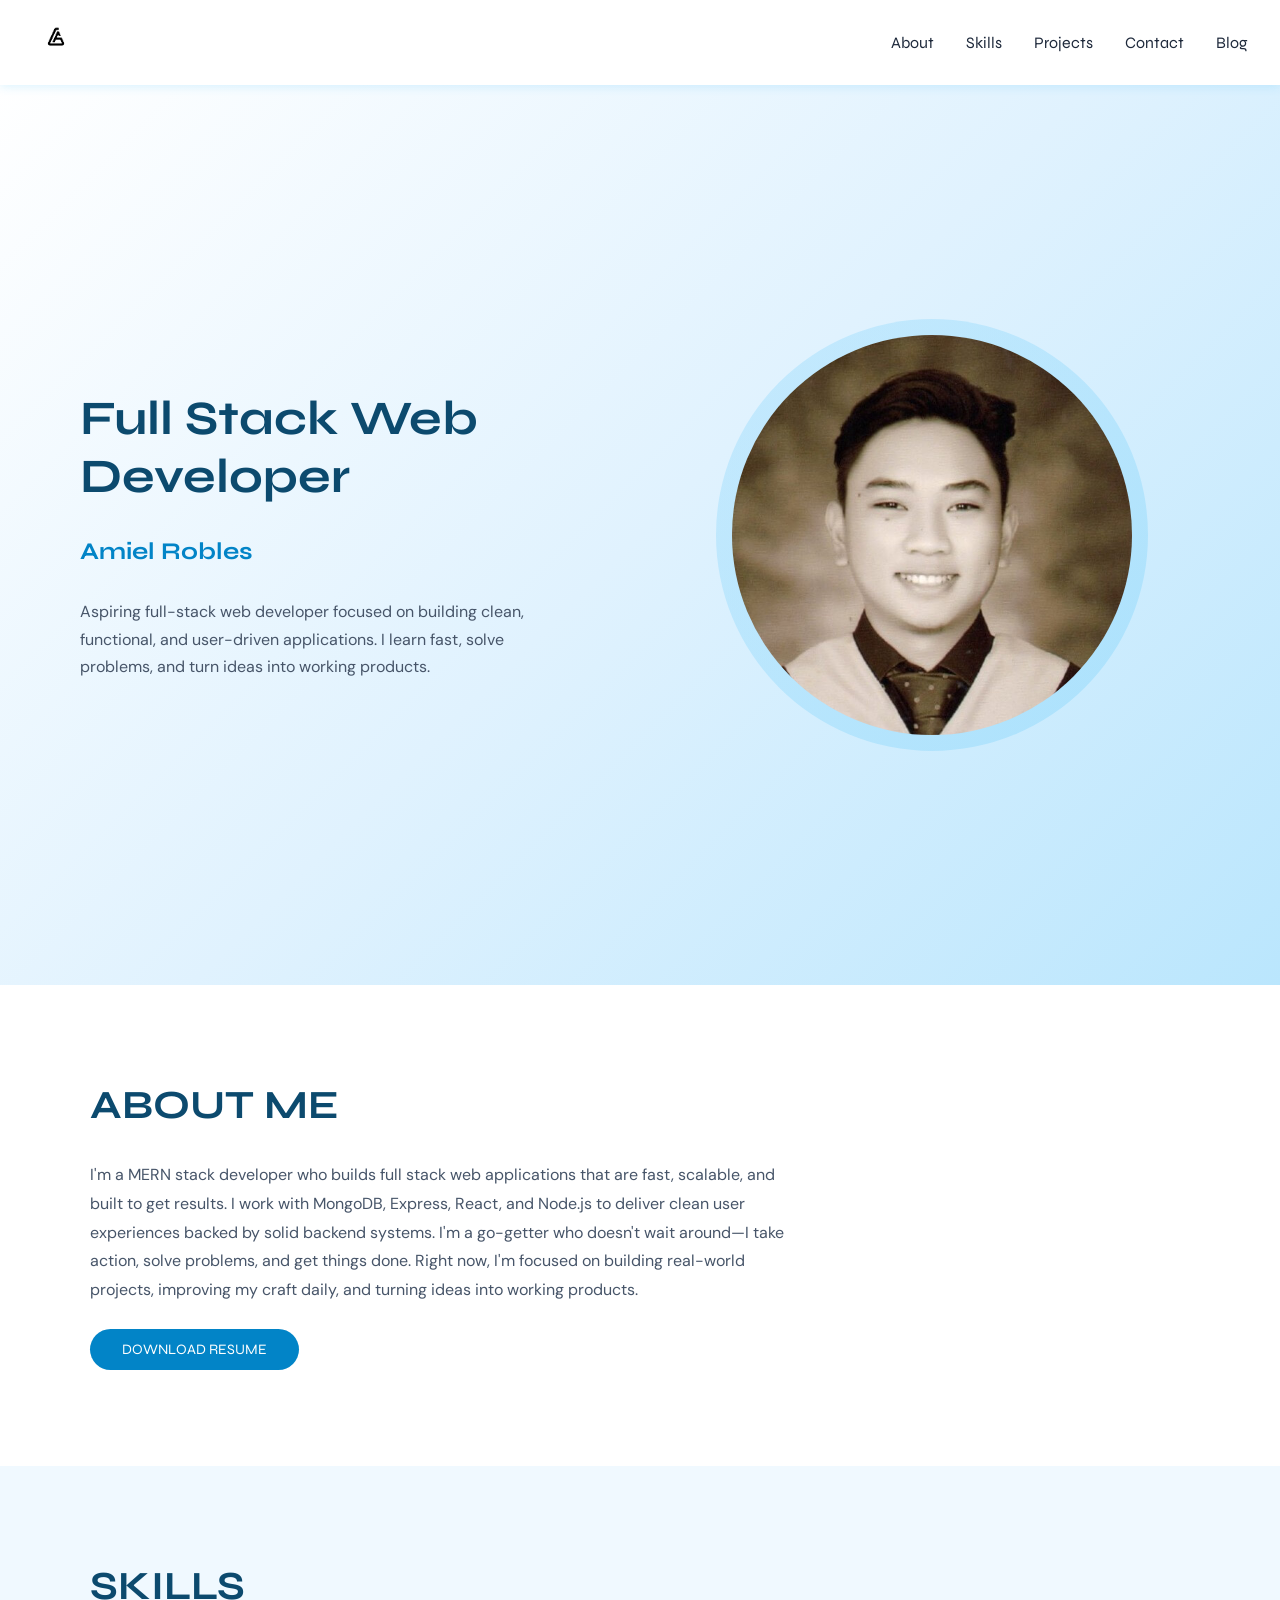
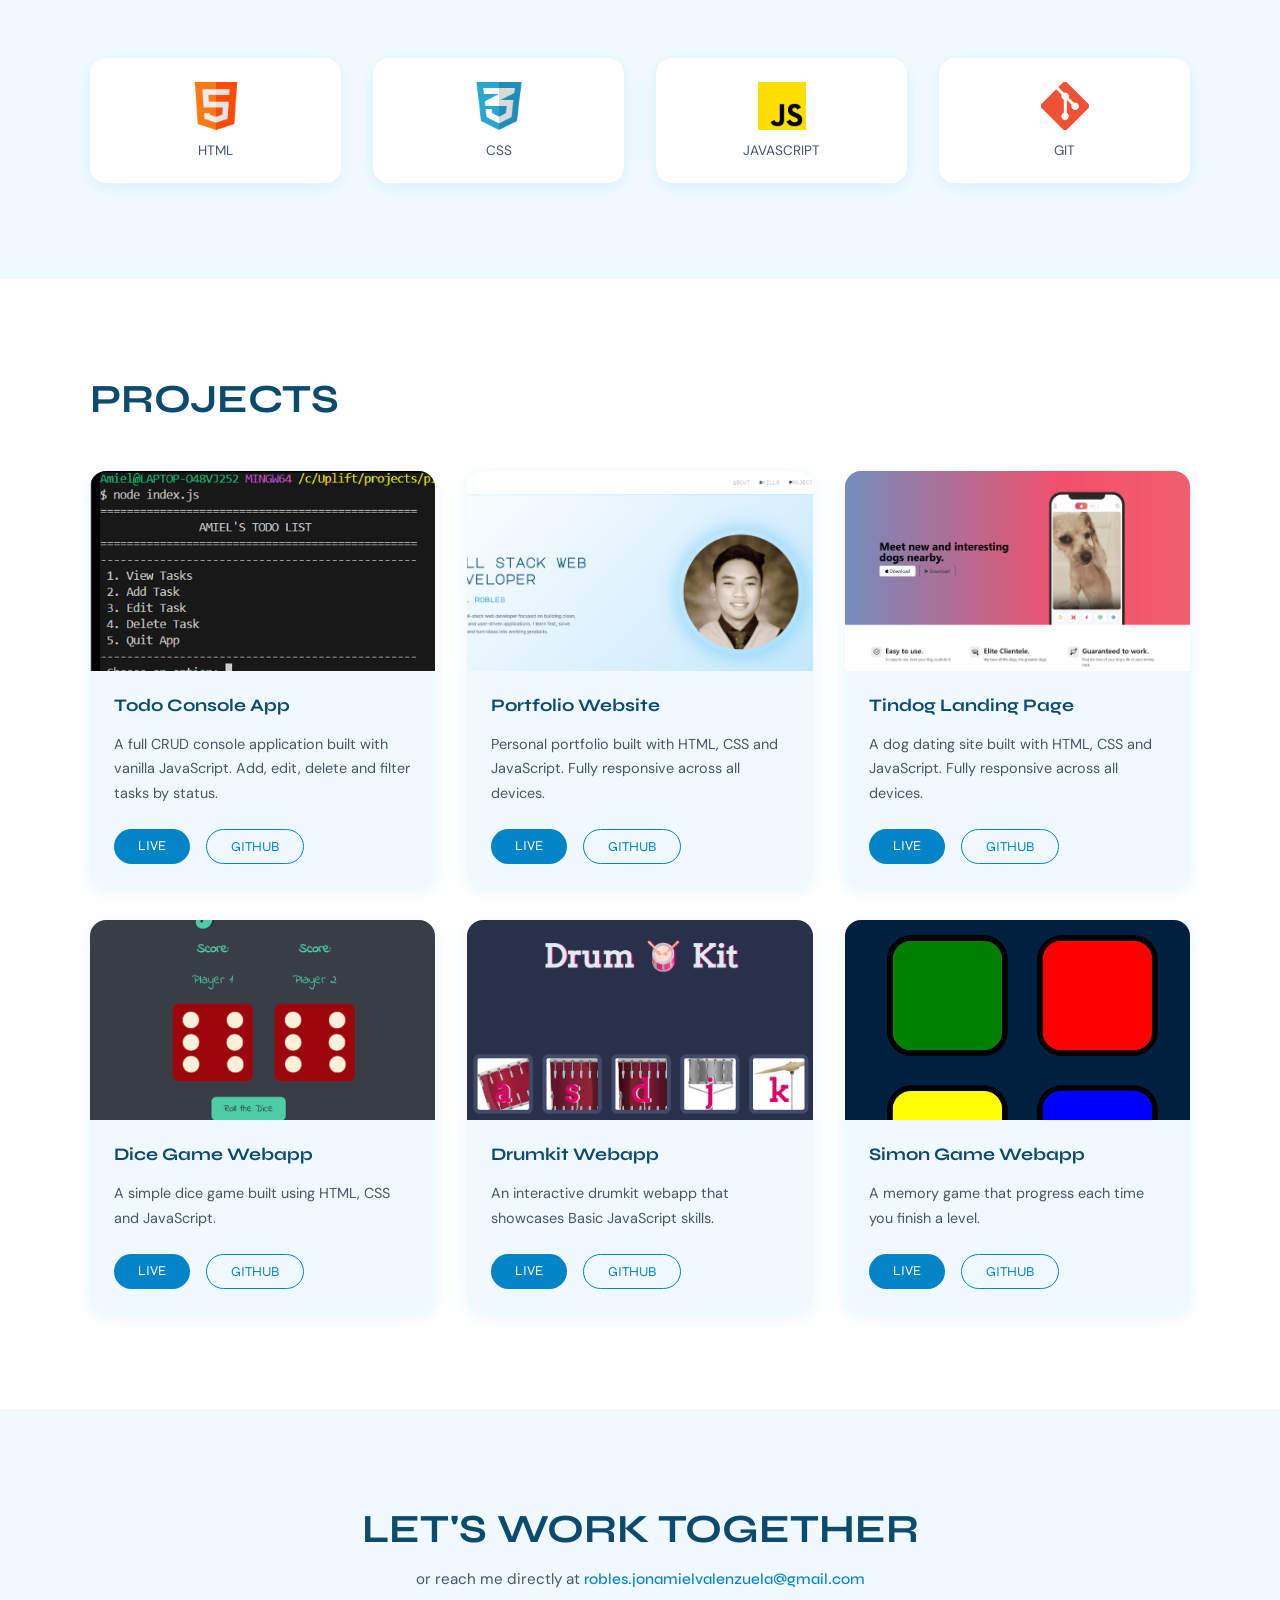
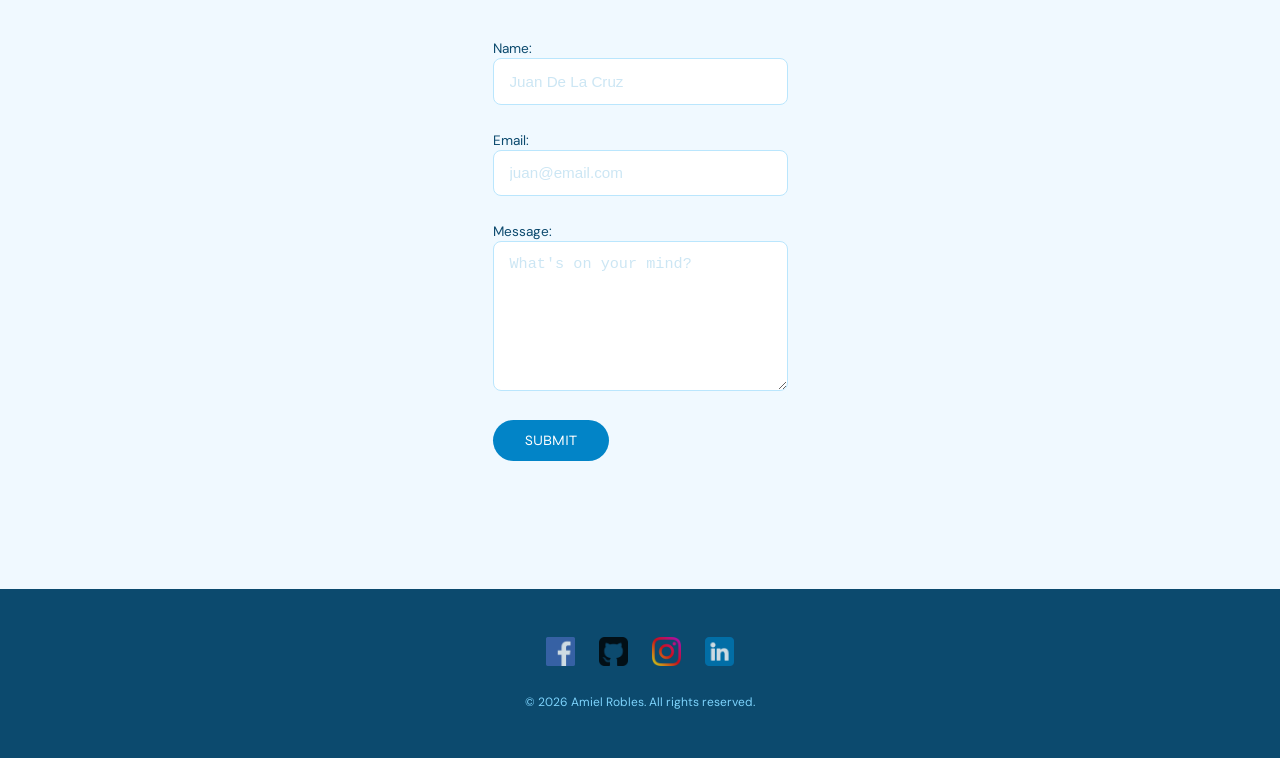
<file: index.html>
<!doctype html>
<html lang="en">
  <head>
    <meta charset="UTF-8" />
    <meta name="viewport" content="width=device-width, initial-scale=1.0" />
    <title>Amiel's Portfolio</title>
    <link rel="stylesheet" href="style.css" />
    <link rel="preconnect" href="https://fonts.googleapis.com" />
    <link rel="preconnect" href="https://fonts.gstatic.com" crossorigin />
    <link
      href="https://fonts.googleapis.com/css2?family=Syne:wght@700;800&family=DM+Sans:wght@300;400;500&display=swap"
      rel="stylesheet"
    />
  </head>
  <body>
    <!--NAV-->
    <nav id="nav">
      <div class="logo">
        <a href="#">
          <img
            class="nav-logo"
            src="./img/amiel-logo1.png"
            alt="My portfolio's logo"
          />
        </a>
      </div>
      <ul class="nav-links">
        <li><a href="#about" data-text="About">About</a></li>
        <li><a href="#skills" data-text="Skills">Skills</a></li>
        <li><a href="#projects" data-text="Projects">Projects</a></li>
        <li><a href="#contact" data-text="Contact">Contact</a></li>
        <li><a href="./blog.html" data-text="Blog">Blog</a></li>
      </ul>
      <button class="hamburger" id="hamburger" aria-label="Toggle navigation">
        <span></span>
        <span></span>
        <span></span>
      </button>
    </nav>

    <main>
      <!--HERO-->
      <section id="hero">
        <div class="hero-text">
          <h1>Full Stack Web Developer</h1>
          <h2>Amiel Robles</h2>
          <p>
            Aspiring full-stack web developer focused on building clean,
            functional, and user-driven applications. I learn fast, solve
            problems, and turn ideas into working products.
          </p>
        </div>
        <div class="hero-image">
          <div class="photo-wrapper">
            <img
              class="hero-photo"
              src="./img/GradPic_BlackNWhite.JPG"
              alt="My photo"
            />
          </div>
        </div>
      </section>

      <!--ABOUT-->
      <section id="about">
        <div class="about-container">
          <h2>About me</h2>
          <div class="about-content">
            <p>
              I'm a MERN stack developer who builds full stack web applications
              that are fast, scalable, and built to get results. I work with
              MongoDB, Express, React, and Node.js to deliver clean user
              experiences backed by solid backend systems. I'm a go-getter who
              doesn't wait around—I take action, solve problems, and get things
              done. Right now, I'm focused on building real-world projects,
              improving my craft daily, and turning ideas into working products.
            </p>
            <a href="./amiel_Resume.pdf" download class="resume-btn">
              Download Resume
            </a>
          </div>
        </div>
      </section>

      <!--SKILLS-->
      <section id="skills">
        <div class="skills-container">
          <h2>Skills</h2>
          <div class="skills-grid">
            <div class="skill-card">
              <img src="./img/html.png" alt="HTML5 logo" />
              <p>html</p>
            </div>
            <div class="skill-card">
              <img src="./img/text.png" alt="CSS3 logo" />
              <p>css</p>
            </div>
            <div class="skill-card">
              <img src="./img/js.png" alt="JavaScript logo" />
              <p>Javascript</p>
            </div>
            <div class="skill-card">
              <img src="./img/git.png" alt="Git logo" />
              <p>Git</p>
            </div>
          </div>
        </div>
      </section>

      <!--PROJECTS-->
      <section id="projects">
        <div class="projects-container">
          <h2>Projects</h2>
          <div class="projects-grid">
            <div class="project-card">
              <img
                src="./img/todo-screenshot.png"
                alt="Todo Console App screenshot"
              />
              <div class="project-info">
                <h3>Todo Console App</h3>
                <p>
                  A full CRUD console application built with vanilla JavaScript.
                  Add, edit, delete and filter tasks by status.
                </p>
                <div class="project-links">
                  <a
                    href="https://gitlab.com/uplift-code-camp/students/batch-29/jon-amiel-robles/projects.git"
                    target="_blank"
                    >Live</a
                  >
                  <a
                    href="https://gitlab.com/uplift-code-camp/students/batch-29/jon-amiel-robles/projects.git"
                    target="_blank"
                    >Github</a
                  >
                </div>
              </div>
            </div>
            <div class="project-card">
              <img
                src="./img/portfolio-screenshot.png"
                alt="Portfolio website screenshot"
              />
              <div class="project-info">
                <h3>Portfolio Website</h3>
                <p>
                  Personal portfolio built with HTML, CSS and JavaScript. Fully
                  responsive across all devices.
                </p>
                <div class="project-links">
                  <a href="https://amiel888.github.io/amiel-robles/" target="_blank">Live</a>
                  <a href="https://github.com/Amiel888/amiel-robles" target="_blank">Github</a>
                </div>
              </div>
            </div>
            <div class="project-card">
              <img
                src="./img/tindog-screenshot.png"
                alt="Portfolio website screenshot"
              />
              <div class="project-info">
                <h3>Tindog Landing Page</h3>
                <p>
                  A dog dating site built with HTML, CSS and JavaScript. Fully
                  responsive across all devices.
                </p>
                <div class="project-links">
                  <a
                    href="https://amiel888.github.io/tindog-landing-page/"
                    target="_blank"
                    >Live</a
                  >
                  <a
                    href="https://github.com/Amiel888/tindog-landing-page"
                    target="_blank"
                    >Github</a
                  >
                </div>
              </div>
            </div>
            <div class="project-card">
              <img
                src="./img/dice-game-screenshot.png"
                alt="Dice Game Website Screenshot"
              />
              <div class="project-info">
                <h3>Dice Game Webapp</h3>
                <p>A simple dice game built using HTML, CSS and JavaScript.</p>
                <div class="project-links">
                  <a
                    href="https://amiel888.github.io/dice-game/"
                    target="_blank"
                    >Live</a
                  >
                  <a
                    href="https://github.com/Amiel888/dice-game"
                    target="_blank"
                    >Github</a
                  >
                </div>
              </div>
            </div>
            <div class="project-card">
              <img
                src="./img/drumkit-screenshot.png"
                alt="Drumkit Webb App Screenshot"
              />
              <div class="project-info">
                <h3>Drumkit Webapp</h3>
                <p>
                  An interactive drumkit webapp that showcases Basic JavaScript
                  skills.
                </p>
                <div class="project-links">
                  <a href="https://amiel888.github.io/drum-kit/" target="_blank"
                    >Live</a
                  >
                  <a href="https://github.com/Amiel888/drum-kit" target="_blank"
                    >Github</a
                  >
                </div>
              </div>
            </div>
            <div class="project-card">
              <img
                src="./img/simon-game-screenshot.png"
                alt="Simon Game Web App Screenshot"
              />
              <div class="project-info">
                <h3>Simon Game Webapp</h3>
                <p>A memory game that progress each time you finish a level.</p>
                <div class="project-links">
                  <a
                    href="https://amiel888.github.io/TrialGame/"
                    target="_blank"
                    >Live</a
                  >
                  <a
                    href="https://github.com/Amiel888/TrialGame.git"
                    target="_blank"
                    >Github</a
                  >
                </div>
              </div>
            </div>
          </div>
        </div>
      </section>

      <!--CONTACT-->
      <section id="contact">
        <div class="contact-container">
          <h2>Let's Work Together</h2>
          <p class="contact-email">
            or reach me directly at
            <a href="mailto:robles.jonamielvalenzuela@gmail.com"
              >robles.jonamielvalenzuela@gmail.com</a
            >
          </p>
          <div class="contact-form">
            <form>
              <fieldset class="contact-fieldset">
                <div>
                  <label class="contact-label" for="name">Name: </label>
                  <input
                    type="text"
                    id="name"
                    autocomplete="name"
                    placeholder="Juan De La Cruz"
                    required
                  />
                </div>
                <div>
                  <label class="contact-label" for="email">Email: </label>
                  <input
                    type="email"
                    id="email"
                    autocomplete="email"
                    placeholder="juan@email.com"
                    required
                  />
                </div>
                <div>
                  <label class="contact-label" for="message">Message: </label>
                  <textarea
                    class="contact-textarea"
                    id="message"
                    required
                    placeholder="What's on your mind?"
                  ></textarea>
                </div>

                <button class="contact-button">Submit</button>
              </fieldset>
            </form>
          </div>
        </div>
      </section>
    </main>

    <!--FOOTER-->
    <footer id="footer">
      <div class="footer-container">
        <div class="footer-links">
          <a
            href="https://www.facebook.com/amielrobles1997/"
            target="_blank"
            aria-label="Facebook"
          >
            <img src="./img/facebook-icon.png" alt="Facebook" />
          </a>
          <a
            href="https://github.com/Amiel888"
            target="_blank"
            aria-label="GitHub"
          >
            <img src="./img/github-icon.png" alt="GitHub" />
          </a>
          <a
            href="https://www.instagram.com/am1el.exe/"
            target="_blank"
            aria-label="Instagram"
          >
            <img src="./img/ig-icon.png" alt="Instagram" />
          </a>
          <a
            href="https://www.linkedin.com/in/amiel-robles-758bb522b/"
            target="_blank"
            aria-label="LinkedIn"
          >
            <img src="./img/linkedin-icon.png" alt="LinkedIn" />
          </a>
        </div>
        <p class="footer-copy">© 2026 Amiel Robles. All rights reserved.</p>
      </div>
    </footer>

    <script src="./script.js"></script>
  </body>
</html>
</file>
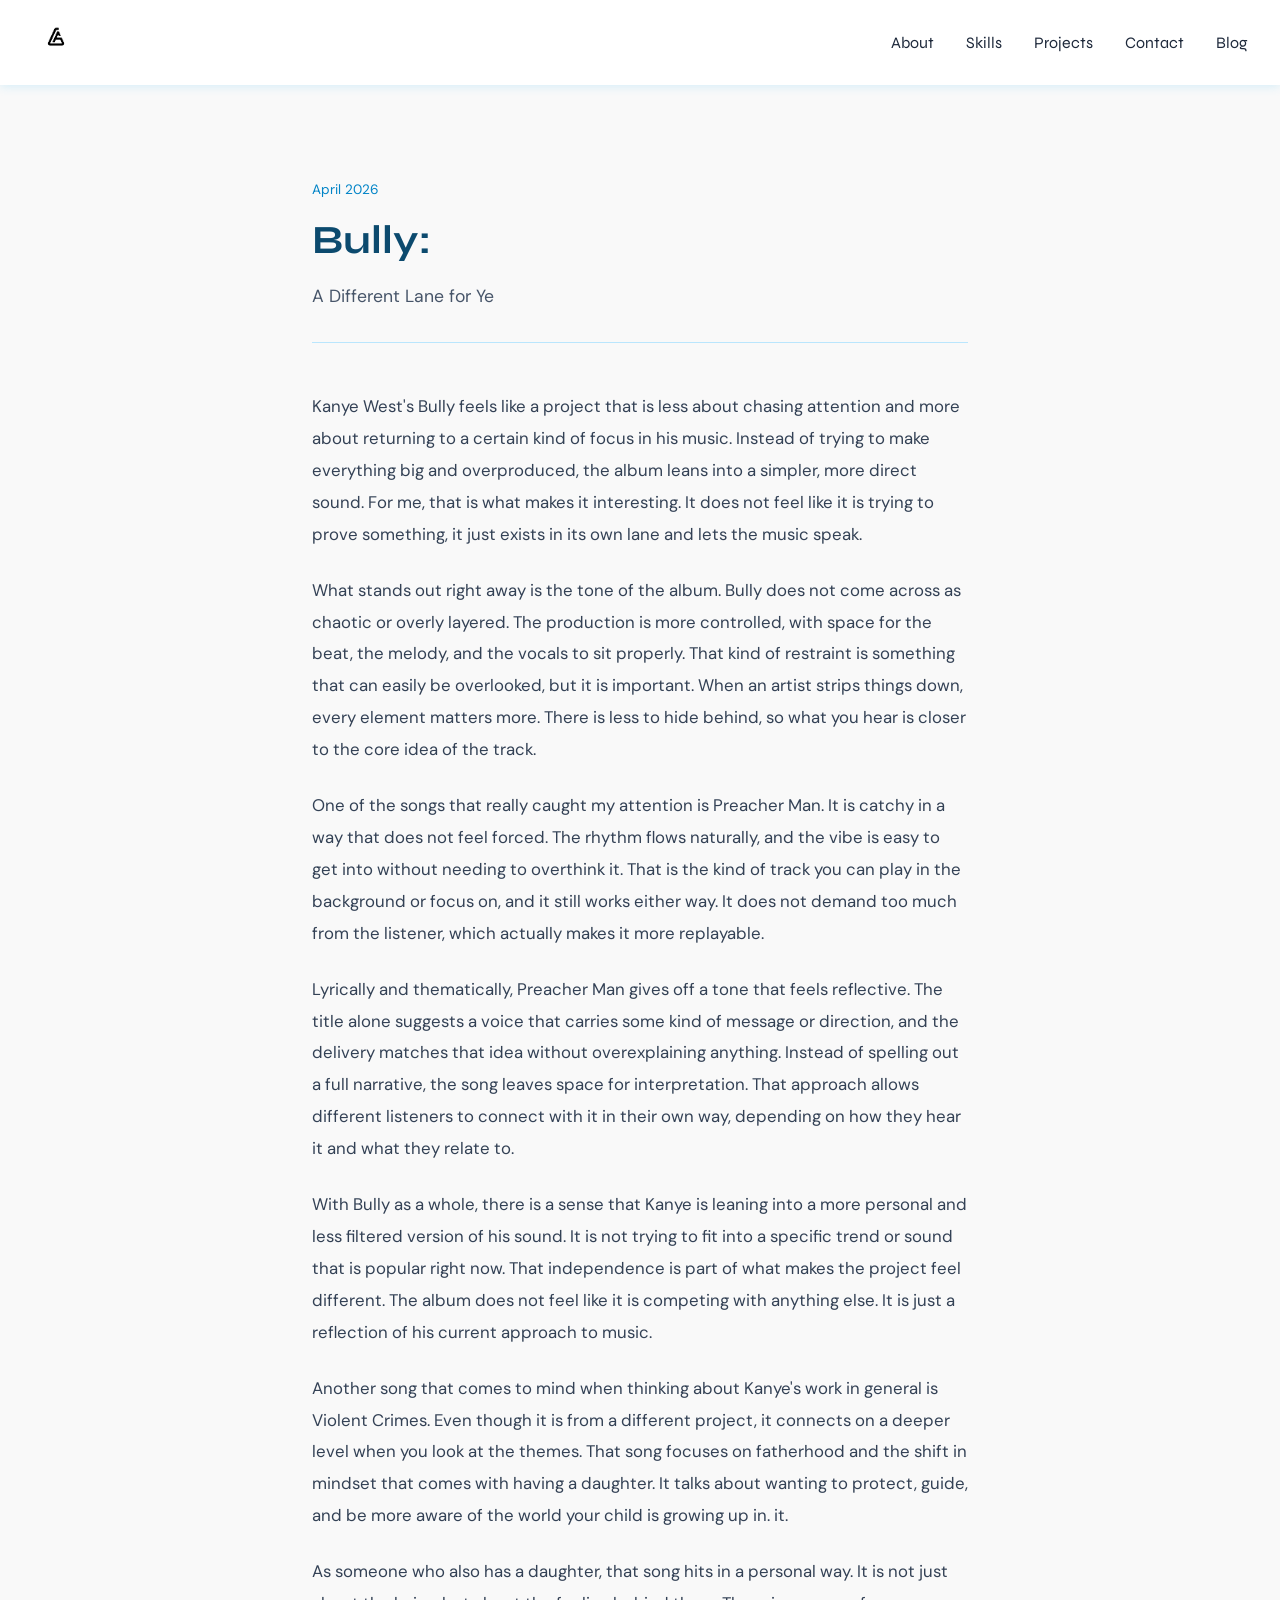
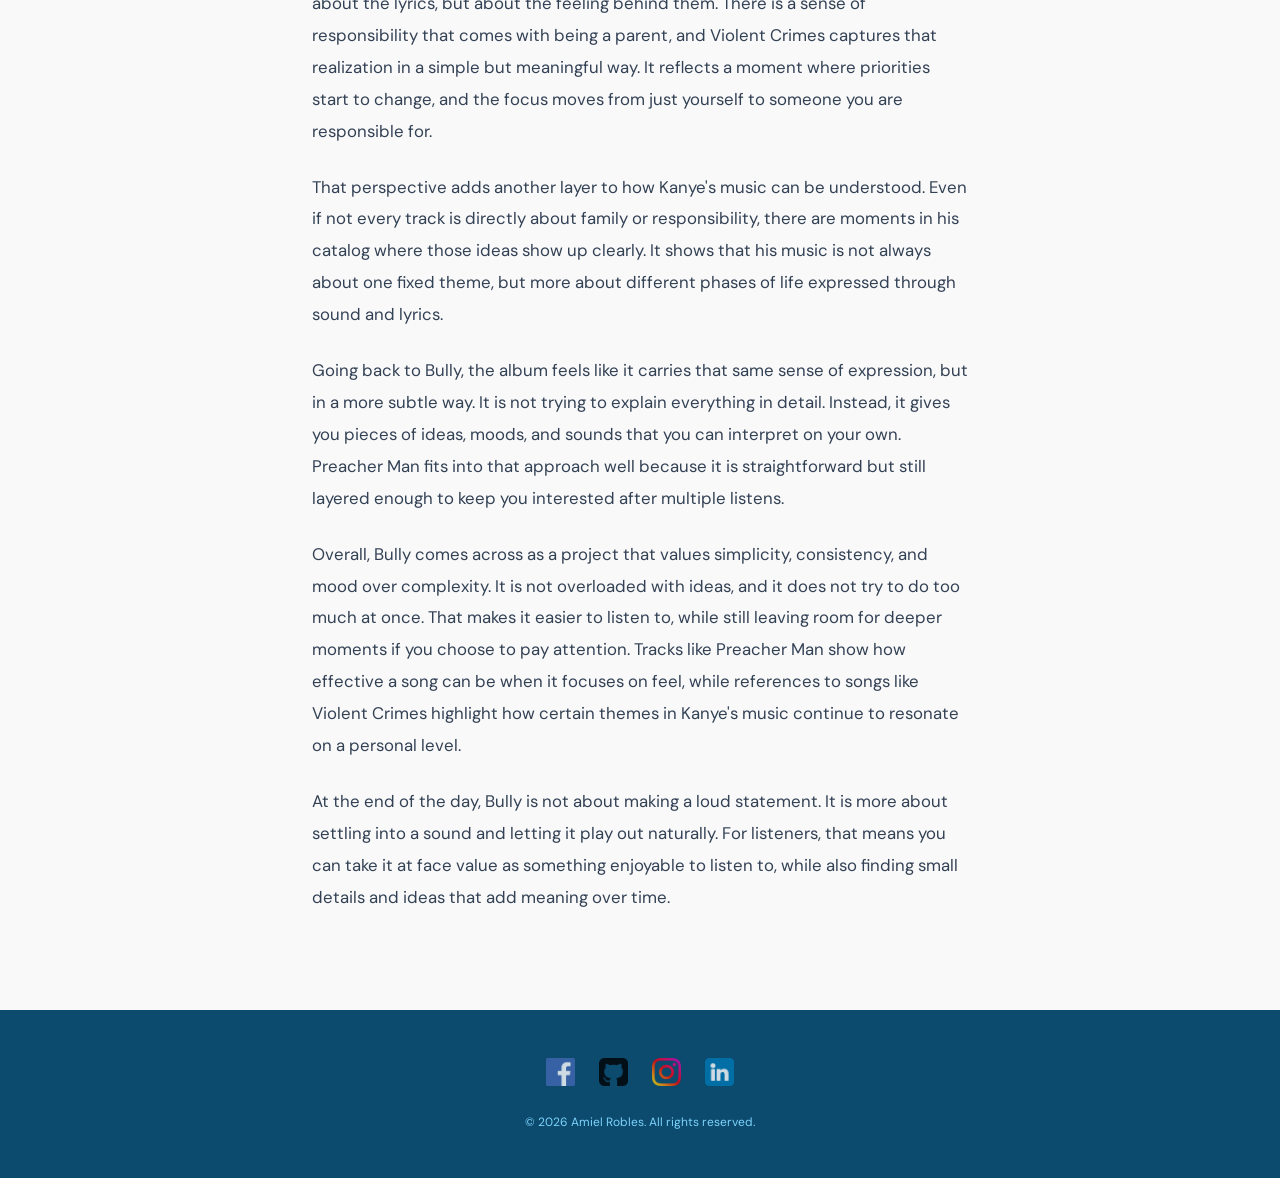
<file: blog.html>
<!doctype html>
<html lang="en">
  <head>
    <meta charset="UTF-8" />
    <meta name="viewport" content="width=device-width, initial-scale=1.0" />
    <title>Blog</title>
    <link rel="stylesheet" href="style.css" />
    <link rel="preconnect" href="https://fonts.googleapis.com" />
    <link rel="preconnect" href="https://fonts.gstatic.com" crossorigin />
    <link
      href="https://fonts.googleapis.com/css2?family=Syne:wght@700;800&family=DM+Sans:wght@300;400;500&display=swap"
      rel="stylesheet"
    />
  </head>
  <body>
    <nav id="nav">
      <div class="logo">
        <a href="index.html">
          <img class="nav-logo" src="./img/amiel-logo1.png" alt="logo" />
        </a>
      </div>
      <ul class="nav-links">
        <li><a href="index.html#about" data-text="About">About</a></li>
        <li><a href="index.html#skills" data-text="Skills">Skills</a></li>
        <li><a href="index.html#projects" data-text="Projects">Projects</a></li>
        <li><a href="index.html#contact" data-text="Contact">Contact</a></li>
        <li><a href="blog.html" data-text="Blog">Blog</a></li>
      </ul>
      <button class="hamburger" id="hamburger" aria-label="Toggle navigation">
        <span></span>
        <span></span>
        <span></span>
      </button>
    </nav>

    <main>
      <article class="blog-post">
        <div class="blog-header">
          <p class="blog-date">April 2026</p>
          <h1 class="blog-title">Bully:</h1>
          <p class="blog-subtitle">A Different Lane for Ye</p>
        </div>
        <div class="blog-body">
          <p>
            Kanye West's Bully feels like a project that is less about chasing
            attention and more about returning to a certain kind of focus in his
            music. Instead of trying to make everything big and overproduced,
            the album leans into a simpler, more direct sound. For me, that is
            what makes it interesting. It does not feel like it is trying to
            prove something, it just exists in its own lane and lets the music
            speak.
          </p>
          <p>
            What stands out right away is the tone of the album. Bully does not
            come across as chaotic or overly layered. The production is more
            controlled, with space for the beat, the melody, and the vocals to
            sit properly. That kind of restraint is something that can easily be
            overlooked, but it is important. When an artist strips things down,
            every element matters more. There is less to hide behind, so what
            you hear is closer to the core idea of the track.
          </p>
          <p>
            One of the songs that really caught my attention is Preacher Man. It
            is catchy in a way that does not feel forced. The rhythm flows
            naturally, and the vibe is easy to get into without needing to
            overthink it. That is the kind of track you can play in the
            background or focus on, and it still works either way. It does not
            demand too much from the listener, which actually makes it more
            replayable.
          </p>
          <p>
            Lyrically and thematically, Preacher Man gives off a tone that feels
            reflective. The title alone suggests a voice that carries some kind
            of message or direction, and the delivery matches that idea without
            overexplaining anything. Instead of spelling out a full narrative,
            the song leaves space for interpretation. That approach allows
            different listeners to connect with it in their own way, depending
            on how they hear it and what they relate to.
          </p>
          <p>
            With Bully as a whole, there is a sense that Kanye is leaning into a
            more personal and less filtered version of his sound. It is not
            trying to fit into a specific trend or sound that is popular right
            now. That independence is part of what makes the project feel
            different. The album does not feel like it is competing with
            anything else. It is just a reflection of his current approach to
            music.
          </p>
          <p>
            Another song that comes to mind when thinking about Kanye's work in
            general is Violent Crimes. Even though it is from a different
            project, it connects on a deeper level when you look at the themes.
            That song focuses on fatherhood and the shift in mindset that comes
            with having a daughter. It talks about wanting to protect, guide,
            and be more aware of the world your child is growing up in. it.
          </p>
          <p>
            As someone who also has a daughter, that song hits in a personal
            way. It is not just about the lyrics, but about the feeling behind
            them. There is a sense of responsibility that comes with being a
            parent, and Violent Crimes captures that realization in a simple but
            meaningful way. It reflects a moment where priorities start to
            change, and the focus moves from just yourself to someone you are
            responsible for.
          </p>
          <p>
            That perspective adds another layer to how Kanye's music can be
            understood. Even if not every track is directly about family or
            responsibility, there are moments in his catalog where those ideas
            show up clearly. It shows that his music is not always about one
            fixed theme, but more about different phases of life expressed
            through sound and lyrics.
          </p>
          <p>
            Going back to Bully, the album feels like it carries that same sense
            of expression, but in a more subtle way. It is not trying to explain
            everything in detail. Instead, it gives you pieces of ideas, moods,
            and sounds that you can interpret on your own. Preacher Man fits
            into that approach well because it is straightforward but still
            layered enough to keep you interested after multiple listens.
          </p>
          <p>
            Overall, Bully comes across as a project that values simplicity,
            consistency, and mood over complexity. It is not overloaded with
            ideas, and it does not try to do too much at once. That makes it
            easier to listen to, while still leaving room for deeper moments if
            you choose to pay attention. Tracks like Preacher Man show how
            effective a song can be when it focuses on feel, while references to
            songs like Violent Crimes highlight how certain themes in Kanye's
            music continue to resonate on a personal level.
          </p>
          <p>
            At the end of the day, Bully is not about making a loud statement.
            It is more about settling into a sound and letting it play out
            naturally. For listeners, that means you can take it at face value
            as something enjoyable to listen to, while also finding small
            details and ideas that add meaning over time.
          </p>
        </div>
      </article>
    </main>

    <footer id="footer">
      <div class="footer-container">
        <div class="footer-links">
          <a
            href="https://www.facebook.com/amielrobles1997/"
            target="_blank"
            aria-label="Facebook"
          >
            <img src="./img/facebook-icon.png" alt="Facebook" />
          </a>
          <a
            href="https://github.com/Amiel888"
            target="_blank"
            aria-label="GitHub"
          >
            <img src="./img/github-icon.png" alt="GitHub" />
          </a>
          <a
            href="https://www.instagram.com/am1el.exe/"
            target="_blank"
            aria-label="Instagram"
          >
            <img src="./img/ig-icon.png" alt="Instagram" />
          </a>
          <a
            href="https://www.linkedin.com/in/amiel-robles-758bb522b/"
            target="_blank"
            aria-label="LinkedIn"
          >
            <img src="./img/linkedin-icon.png" alt="LinkedIn" />
          </a>
        </div>
        <p class="footer-copy">© 2026 Amiel Robles. All rights reserved.</p>
      </div>
    </footer>

    <script src="./script.js"></script>
  </body>
</html>
</file>
<file: style.css>
* {
  margin: 0;
  padding: 0;
  box-sizing: border-box;
}

html {
  scroll-behavior: smooth;
}

body {
  background-color: #f9f9f9;
  font-family: "DM Sans", sans-serif;
}

h1,
h2,
h3,
button,
a,
.nav-links,
.resume-btn {
  font-family: "Syne", sans-serif;
}

.about-container h2,
.skills-container h2,
.projects-container h2,
.contact-container h2 {
  font-size: 2.5rem;
  color: #0c4a6e;
  text-transform: uppercase;
}

/* ==================
   NAV
================== */
#nav {
  display: flex;
  justify-content: space-between;
  align-items: center;
  position: sticky;
  top: 0;
  z-index: 100;
  height: auto;
  width: 100%;
  padding: 1rem 2rem;
  background-color: #ffffff;
  box-shadow: 0 1px 10px rgba(56, 189, 248, 0.2);
}

.nav-logo {
  height: 3rem;
}

.nav-links {
  display: flex;
  list-style: none;
  gap: 2rem;
  font-size: 1rem;
  align-items: center;
}

.nav-links a {
  color: #1e293b;
  text-decoration: none;
  transition: color 0.3s ease;
}

.nav-links a:visited {
  color: #1e293b;
}

.nav-links a:hover {
  color: #0284c7;
}

/* ==================
   Hidden Hamburger
================== */
.hamburger {
  display: none;
  flex-direction: column;
  gap: 5px;
  cursor: pointer;
  background: none;
  border: none;
  padding: 0.5rem;
}

.hamburger span {
  display: block;
  width: 25px;
  height: 2px;
  background-color: #1e293b;
  transition: all 0.3s ease;
}

/* ==================
   HERO
================== */
#hero {
  height: 100vh;
  width: 100%;
  padding: 5rem;
  display: flex;
  justify-content: space-between;
  align-items: center;
  gap: 3rem;
  background: linear-gradient(135deg, #ffffff, #e0f2fe, #bae6fd);
}

.hero-text {
  display: flex;
  flex-direction: column;
  gap: 2rem;
  align-items: flex-start;
  justify-content: center;
  flex: 1;
}

.hero-text h1 {
  font-size: 3rem;
  font-weight: 700;
  line-height: 1.2;
  color: #0c4a6e;
  animation: fadeUp 0.8s ease-out forwards;
  animation-delay: 0.2s;
  opacity: 0;
}

.hero-text h2 {
  font-size: 1.5rem;
  color: #0284c7;
  animation: fadeUp 0.8s ease-out forwards;
  animation-delay: 0.5s;
  opacity: 0;
}

.hero-text p {
  font-size: 1rem;
  color: #475569;
  line-height: 1.7;
  max-width: 480px;
  animation: fadeUp 0.8s ease-out forwards;
  animation-delay: 0.8s;
  opacity: 0;
}

.hero-image {
  display: flex;
  align-items: center;
  justify-content: center;
  flex: 1;
}

.photo-wrapper {
  background: linear-gradient(
    135deg,
    rgba(125, 211, 252, 0.3),
    rgba(56, 189, 248, 0.2)
  );
  border-radius: 50%;
  padding: 1rem;
  animation: smoky 4s ease-in-out infinite;
}

.hero-photo {
  height: 25rem;
  width: 25rem;
  border-radius: 50%;
  object-position: top;
  object-fit: cover;
  display: block;
}

/* ==================
   ABOUT
================== */
#about {
  padding: 6rem 5rem;
  background-color: #ffffff;
}

.about-container {
  max-width: 1100px;
  margin: 0 auto;
  display: flex;
  flex-direction: column;
  gap: 2rem;
}

.about-content {
  display: flex;
  flex-direction: column;
  gap: 1.5rem;
  max-width: 700px;
}

.about-content p {
  font-size: 1rem;
  color: #475569;
  line-height: 1.8;
}

.resume-btn {
  display: inline-block;
  padding: 0.75rem 2rem;
  background-color: #0284c7;
  color: #ffffff;
  border-radius: 980px;
  font-size: 0.9rem;
  transition: background 0.3s ease;
  align-self: flex-start;
  text-decoration: none;
  text-transform: uppercase;
}

.resume-btn:hover {
  background-color: #0369a1;
  color: #ffffff;
}

.resume-btn:visited {
  color: #ffffff;
}

/* ==================
   SKILLS
================== */
#skills {
  padding: 6rem 5rem;
  background-color: #f0f9ff;
}

.skills-container {
  max-width: 1100px;
  margin: 0 auto;
  display: flex;
  flex-direction: column;
  gap: 3rem;
}

.skills-grid {
  display: grid;
  grid-template-columns: repeat(auto-fit, minmax(120px, 1fr));
  gap: 2rem;
}

.skill-card {
  display: flex;
  flex-direction: column;
  align-items: center;
  gap: 0.75rem;
  padding: 1.5rem;
  background-color: #ffffff;
  border-radius: 1rem;
  box-shadow: 0 4px 15px rgba(14, 165, 233, 0.1);
  transition:
    transform 0.3s ease,
    box-shadow 0.3s ease;
}

.skill-card:hover {
  transform: translateY(-5px);
  box-shadow: 0 8px 25px rgba(14, 165, 233, 0.2);
}

.skill-card img {
  height: 3rem;
  width: 3rem;
  object-fit: contain;
}

.skill-card p {
  font-size: 0.85rem;
  color: #475569;
  text-transform: uppercase;
}

/* ==================
   PROJECTS
================== */
#projects {
  padding: 6rem 5rem;
  background-color: #ffffff;
}

.projects-container {
  max-width: 1100px;
  margin: 0 auto;
  display: flex;
  flex-direction: column;
  gap: 3rem;
}

.projects-grid {
  display: grid;
  grid-template-columns: repeat(auto-fit, minmax(320px, 1fr));
  gap: 2rem;
}

.project-card {
  display: flex;
  flex-direction: column;
  border-radius: 1rem;
  overflow: hidden;
  box-shadow: 0 4px 15px rgba(14, 165, 233, 0.1);
  transition:
    transform 0.3s ease,
    box-shadow 0.3s ease;
  background-color: #f0f9ff;
}

.project-card:hover {
  transform: translateY(-5px);
  box-shadow: 0 8px 25px rgba(14, 165, 233, 0.25);
}

.project-card img {
  width: 100%;
  height: 200px;
  object-fit: cover;
}

.project-info {
  display: flex;
  flex-direction: column;
  gap: 1rem;
  padding: 1.5rem;
}

.project-info h3 {
  font-size: 1.1rem;
  color: #0c4a6e;
}

.project-info p {
  font-size: 0.9rem;
  color: #475569;
  line-height: 1.7;
}

.project-links {
  display: flex;
  gap: 1rem;
  margin-top: 0.5rem;
}

.project-links a {
  padding: 0.5rem 1.5rem;
  border-radius: 980px;
  font-size: 0.85rem;
  transition: all 0.3s ease;
  text-decoration: none;
  text-transform: uppercase;
}

.project-links a:first-child {
  background-color: #0284c7;
  color: #ffffff;
}

.project-links a:first-child:hover {
  background-color: #0369a1;
}

.project-links a:last-child {
  border: 1px solid #0284c7;
  color: #0284c7;
}

.project-links a:last-child:hover {
  background-color: #0284c7;
  color: #ffffff;
}

/* ==================
   CONTACT
================== */

#contact {
  padding: 6rem 5rem;
  background-color: #f0f9ff;
}

.contact-container {
  max-width: 1100px;
  margin: 0 auto;
  display: flex;
  flex-direction: column;
  align-items: center;
  gap: 1rem;
}

.contact-email {
  font-size: 0.95rem;
  color: #475569;
}

.contact-email a {
  color: #0284c7;
  text-decoration: none;
  font-weight: 500;
  transition: color 0.3s ease;
}

.contact-email a:hover {
  color: #0369a1;
  text-decoration: underline;
}

.contact-fieldset {
  border: none;
  padding: 2rem;
  display: flex;
  flex-direction: column;
  gap: 1.5rem;
  max-width: 600px;
}

.contact-label {
  font-size: 0.85rem;
  color: #0c4a6e;
  margin-bottom: 0.25rem;
}

input,
.contact-textarea {
  width: 100%;
  padding: 0.85rem 1rem;
  border: 1px solid #bae6fd;
  border-radius: 0.5rem;
  font-size: 0.95rem;
  color: #1e293b;
  background-color: #ffffff;
  transition:
    border 0.3s ease,
    box-shadow 0.3s ease;
  outline: none;
}

input:focus,
.contact-textarea:focus {
  border: 1px solid #0284c7;
  box-shadow: 0 0 0 3px rgba(14, 165, 233, 0.15);
}

.contact-textarea {
  height: 150px;
  resize: vertical;
}

::placeholder {
  opacity: 0.2;
  color: #0284c7;
}

.contact-button {
  align-self: flex-start;
  padding: 0.75rem 2rem;
  background-color: #0284c7;
  color: #ffffff;
  border: none;
  border-radius: 980px;
  font-size: 0.9rem;
  cursor: pointer;
  transition: background 0.3s ease;
  text-transform: uppercase;
}

.contact-button:hover {
  background-color: #0369a1;
}

/* ===================
   FOOTER
===================== */

#footer {
  background-color: #0c4a6e;
  padding: 3rem 2rem;
}

.footer-container {
  max-width: 1100px;
  margin: 0 auto;
  display: flex;
  flex-direction: column;
  align-items: center;
  gap: 1.5rem;
  text-align: center;
}

.footer-links {
  display: flex;
  gap: 1.5rem;
  align-items: center;
}

.footer-links a {
  transition:
    transform 0.3s ease,
    opacity 0.3s ease;
  opacity: 0.8;
}

.footer-links a:hover {
  transform: translateY(-3px);
  opacity: 1;
}

.footer-links img {
  height: 1.8rem;
  width: 1.8rem;
  object-fit: contain;
}

.footer-copy {
  font-size: 0.75rem;
  color: #7dd3fc;
}

/* ==================
   BLOG
================== */
.blog-post {
  max-width: 720px;
  margin: 0 auto;
  padding: 6rem 2rem;
}

.blog-header {
  display: flex;
  flex-direction: column;
  gap: 1rem;
  margin-bottom: 3rem;
  border-bottom: 1px solid #bae6fd;
  padding-bottom: 2rem;
}

.blog-date {
  font-size: 0.85rem;
  color: #0284c7;
}

.blog-title {
  font-size: 2.5rem;
  color: #0c4a6e;
  line-height: 1.3;
}

.blog-subtitle {
  font-size: 1.1rem;
  color: #475569;
  line-height: 1.6;
}

.blog-body {
  display: flex;
  flex-direction: column;
  gap: 1.5rem;
}

.blog-body p {
  font-size: 1.05rem;
  color: #334155;
  line-height: 1.9;
}

/* ==================
   ANIMATIONS
================== */
@keyframes smoky {
  0% {
    box-shadow: 0 0 20px 5px rgba(56, 189, 248, 0.4);
    transform: translateY(0px);
  }
  50% {
    box-shadow: 0 0 60px 20px rgba(14, 165, 233, 0.25);
    transform: translateY(-10px);
  }
  100% {
    box-shadow: 0 0 20px 5px rgba(56, 189, 248, 0.4);
    transform: translateY(0px);
  }
}

@keyframes fadeUp {
  0% {
    opacity: 0;
    transform: translateY(30px);
  }
  100% {
    opacity: 1;
    transform: translateY(0px);
  }
}

/* ==================
   TABLET RESP.
================== */
@media (max-width: 768px) {
  /* ==================
   NAV
================== */

  .nav-links {
    display: none;
    flex-direction: column;
    position: absolute;
    top: 100%;
    left: 0;
    width: 100%;
    background-color: #ffffff;
    padding: 1.5rem 2rem;
    gap: 1.5rem;
    box-shadow: 0 4px 10px rgba(56, 189, 248, 0.15);
  }

  .nav-links.open {
    display: flex;
  }

  .hamburger {
    display: flex;
  }

  /* ==================
   HERO
================== */

  #hero {
    flex-direction: column;
    justify-content: center;
    padding: 3rem 2rem;
    height: auto;
    min-height: 100vh;
    text-align: center;
    gap: 3rem;
  }

  .hero-text {
    align-items: center;
    padding: 0;
    order: 2;
  }

  .hero-text h1 {
    font-size: 2rem;
  }

  .hero-text h2 {
    font-size: 1.2rem;
  }

  .hero-text p {
    text-align: center;
  }

  .hero-image {
    order: 1;
  }

  .hero-photo {
    height: 16rem;
    width: 16rem;
  }

  /* ==================
   ABOUT
================== */

  #about {
    padding: 4rem 2rem;
  }

  .about-container h2 {
    font-size: 2rem;
  }

  .about-content {
    max-width: 100%;
  }

  /* ==================
   SKILLS
================== */

  #skills {
    padding: 4rem 2rem;
  }

  .skills-container h2 {
    font-size: 2rem;
  }

  .skills-grid {
    grid-template-columns: repeat(auto-fit, minmax(100px, 1fr));
    gap: 1rem;
  }

  /* ==================
   PROJECTS
================== */

  #projects {
    padding: 4rem 2rem;
  }

  .projects-container h2 {
    font-size: 2rem;
  }

  .projects-grid {
    grid-template-columns: 1fr;
  }

  /* ==================
   CONTACT
================== */
  #contact {
    padding: 4rem 2rem;
  }

  .contact-container h2 {
    font-size: 2rem;
  }

  .contact-fieldset {
    max-width: 100%;
  }
}

/* ==================
   PHONE RESP.
================== */
@media (max-width: 480px) {
  /* ==================
   NAV
================== */
  .nav-logo {
    height: 2.5rem;
  }

  #nav {
    padding: 0.75rem 1.5rem;
  }

  /* ==================
   HERO
================== */

  #hero {
    padding: 2rem 1.5rem;
  }

  .hero-text h1 {
    font-size: 1.6rem;
  }

  .hero-text h2 {
    font-size: 1rem;
  }

  .hero-photo {
    height: 12rem;
    width: 12rem;
  }

  /* ==================
   ABOUT
================== */

  #about {
    padding: 3rem 1.5rem;
  }

  .about-container h2 {
    font-size: 1.6rem;
  }

  .resume-btn {
    font-size: 0.8rem;
    padding: 0.6rem 1.5rem;
  }

  /* ==================
   SKILLS
================== */

  #skills {
    padding: 3rem 1.5rem;
  }

  .skills-container h2 {
    font-size: 1.6rem;
  }

  .skills-grid {
    grid-template-columns: repeat(3, 1fr);
    gap: 1rem;
  }

  .skill-card {
    padding: 1rem;
  }

  .skill-card img {
    height: 2rem;
    width: 2rem;
  }

  /* ==================
   PROJECTS
================== */

  #projects {
    padding: 3rem 1.5rem;
  }

  .projects-container h2 {
    font-size: 1.6rem;
  }

  .project-links {
    flex-direction: column;
  }

  .project-links a {
    text-align: center;
  }

  /* ==================
   CONTACT
================== */

  #contact {
    padding: 3rem 1.5rem;
  }

  .contact-container h2 {
    font-size: 1.6rem;
  }

  /* ==================
   BLOG
================== */

  .blog-post {
    padding: 4rem 1.5rem;
  }

  .blog-title {
    font-size: 1.8rem;
  }
}
</file>
